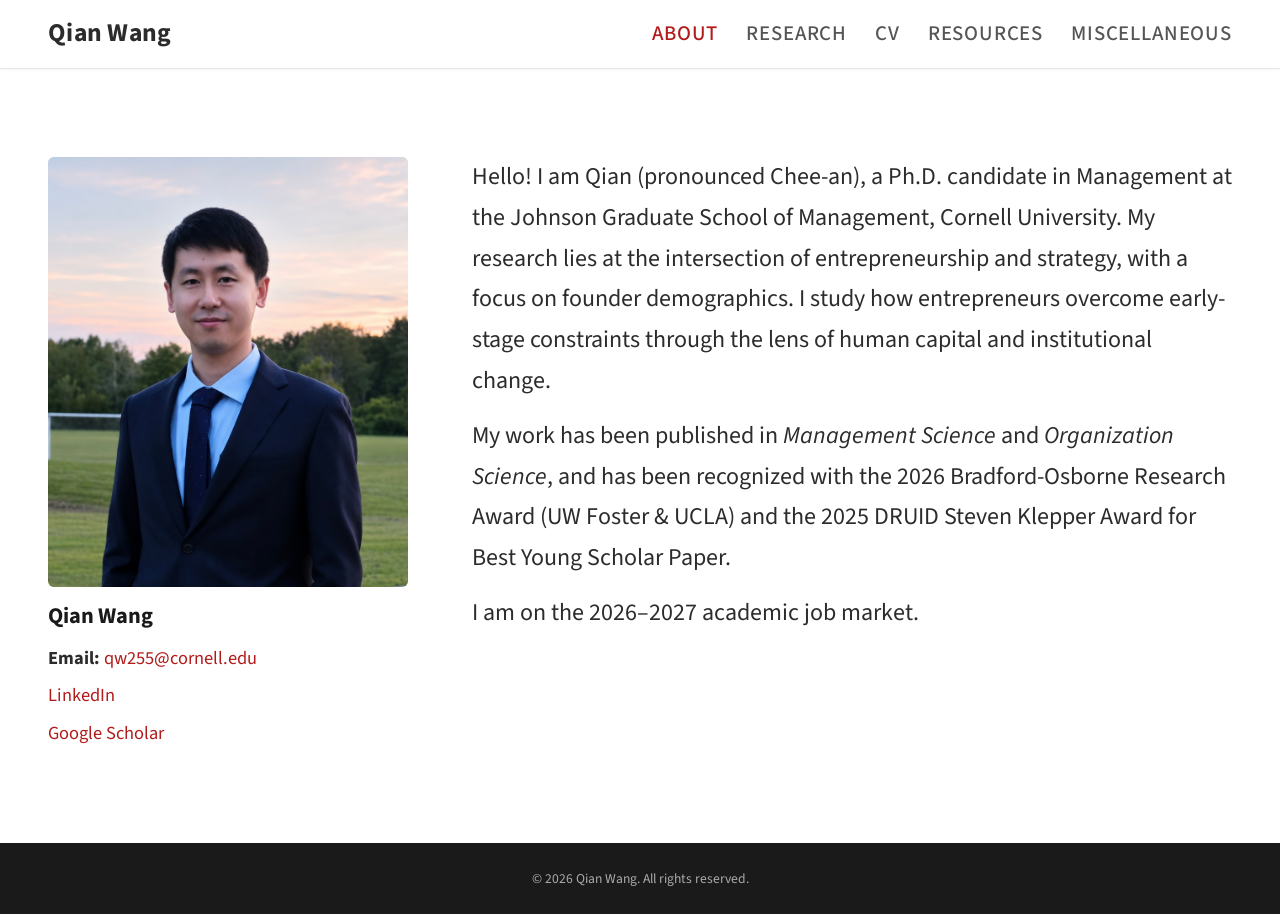
<file: index.html>
<!DOCTYPE html>
<html lang="en">
<head>
  <meta charset="UTF-8">
  <meta name="viewport" content="width=device-width, initial-scale=1.0">
  <meta name="google-site-verification" content="yp06jOemgESC4MU3A1moEc6aQfAhu1vsTnF7o_sti50" />
  <title>Qian Wang | Ph.D. Candidate, Cornell University — Personal Website</title>
  <meta name="description" content="Qian Wang's personal website. Ph.D. candidate in Management at Cornell University (Johnson Graduate School of Management). Research in entrepreneurship, strategy, and founder demographics. On the 2026-2027 academic job market.">
  <meta name="keywords" content="Qian Wang, Cornell, Cornell University, Johnson, Management, PhD, personal website, homepage, entrepreneurship, strategy, founder demographics, job market">
  <link rel="canonical" href="https://qianwang37.github.io/">
  <meta property="og:title" content="Qian Wang — Personal Website | Cornell University">
  <meta property="og:description" content="Ph.D. candidate in Management at Cornell University. Research in entrepreneurship, strategy, and founder demographics.">
  <meta property="og:url" content="https://qianwang37.github.io/">
  <meta property="og:type" content="website">
  <meta property="og:image" content="https://qianwang37.github.io/homepage.jpg">
  <script type="application/ld+json">
  {
    "@context": "https://schema.org",
    "@type": "Person",
    "name": "Qian Wang",
    "url": "https://qianwang37.github.io/",
    "image": "https://qianwang37.github.io/homepage.jpg",
    "jobTitle": "Ph.D. Candidate in Management",
    "worksFor": {
      "@type": "Organization",
      "name": "Cornell University",
      "department": "Johnson Graduate School of Management"
    },
    "alumniOf": [
      {"@type": "CollegeOrUniversity", "name": "Cornell University"},
      {"@type": "CollegeOrUniversity", "name": "Beihang University"}
    ],
    "email": "qw255@cornell.edu",
    "sameAs": [
      "https://www.linkedin.com/in/qian-wang-a33b43176/",
      "https://scholar.google.com/citations?user=I_xBDrQAAAAJ&hl=en&oi=ao"
    ],
    "knowsAbout": ["entrepreneurship", "strategy", "venture financing", "founder demographics"]
  }
  </script>
  <link rel="stylesheet" href="style.css">
  <link rel="preconnect" href="https://fonts.googleapis.com">
  <link rel="preconnect" href="https://fonts.gstatic.com" crossorigin>
  <link href="https://fonts.googleapis.com/css2?family=Source+Sans+3:ital,wght@0,300;0,400;0,600;0,700;1,400&display=swap" rel="stylesheet">
</head>
<body>

<header>
  <nav>
    <a href="index.html" class="nav-name">Qian Wang</a>
    <div class="nav-links">
      <a href="index.html" class="active">About</a>
      <a href="research.html">Research</a>
      <a href="cv.html">CV</a>
      <a href="resources.html">Resources</a>
      <a href="miscellaneous.html">Miscellaneous</a>
    </div>
    <button class="nav-toggle" aria-label="Toggle navigation">&#9776;</button>
  </nav>
</header>

<main>
  <section class="section">
    <div class="container about-grid">
      <div class="about-photo">
        <img src="homepage.jpg" alt="Qian Wang">
        <h2 class="photo-name">Qian Wang</h2>
        <ul class="contact-list photo-contact">
          <li><strong>Email:</strong> <a href="mailto:qw255@cornell.edu">qw255@cornell.edu</a></li>
          <li><a href="https://www.linkedin.com/in/qian-wang-a33b43176/" target="_blank" rel="noopener">LinkedIn</a></li>
          <li><a href="https://scholar.google.com/citations?user=I_xBDrQAAAAJ&hl=en&oi=ao" target="_blank" rel="noopener">Google Scholar</a></li>
        </ul>
      </div>
      <div class="about-text">
        <p>
          Hello! I am Qian (pronounced Chee-an), a Ph.D. candidate in Management at the Johnson Graduate
          School of Management, Cornell University. My research lies at the intersection of
          entrepreneurship and strategy, with a focus on founder demographics. I study how
          entrepreneurs overcome early-stage constraints through the lens of human capital
          and institutional change.
        </p>
        <p>
          My work has been published in <em>Management Science</em> and <em>Organization Science</em>,
          and has been recognized with the 2026 Bradford-Osborne Research Award (UW Foster &amp; UCLA)
          and the 2025 DRUID Steven Klepper Award for Best Young Scholar Paper.
        </p>
        <p>
          I am on the 2026–2027 academic job market.
        </p>

      </div>
    </div>
  </section>
</main>

<footer>
  <div class="container">
    <p>&copy; 2026 Qian Wang. All rights reserved.</p>
  </div>
</footer>

<script>
  const toggle = document.querySelector('.nav-toggle');
  const links = document.querySelector('.nav-links');
  toggle.addEventListener('click', () => {
    links.classList.toggle('open');
  });
  document.querySelectorAll('.nav-links a').forEach(a => {
    a.addEventListener('click', () => links.classList.remove('open'));
  });
</script>

</body>
</html>
</file>
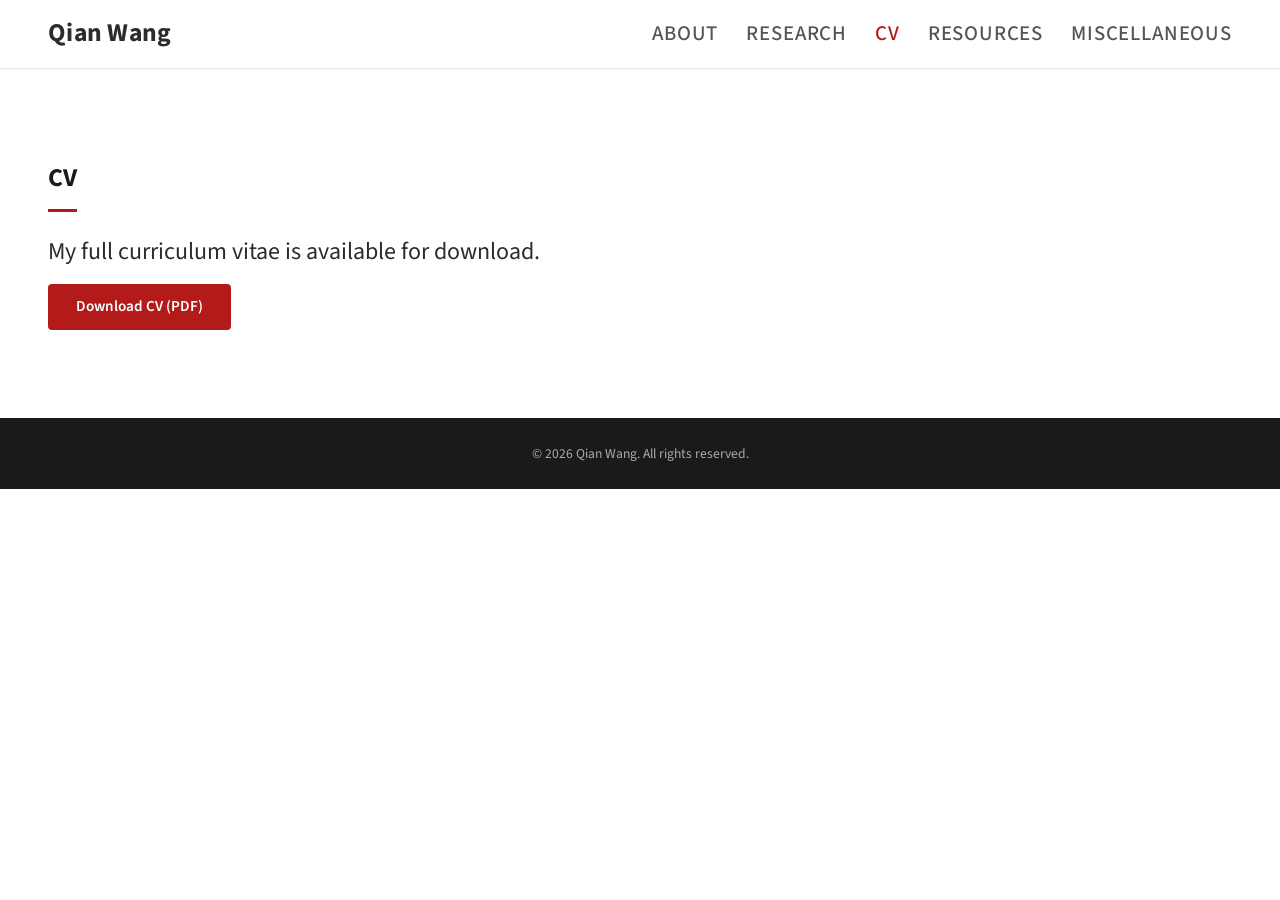
<file: cv.html>
<!DOCTYPE html>
<html lang="en">
<head>
  <meta charset="UTF-8">
  <meta name="viewport" content="width=device-width, initial-scale=1.0">
  <title>CV | Qian Wang — Cornell University</title>
  <meta name="description" content="Curriculum Vitae of Qian Wang, Ph.D. candidate in Management at Cornell University.">
  <link rel="canonical" href="https://qianwang37.github.io/cv.html">
  <link rel="stylesheet" href="style.css">
  <link rel="preconnect" href="https://fonts.googleapis.com">
  <link rel="preconnect" href="https://fonts.gstatic.com" crossorigin>
  <link href="https://fonts.googleapis.com/css2?family=Source+Sans+3:ital,wght@0,300;0,400;0,600;0,700;1,400&display=swap" rel="stylesheet">
</head>
<body>

<header>
  <nav>
    <a href="index.html" class="nav-name">Qian Wang</a>
    <div class="nav-links">
      <a href="index.html">About</a>
      <a href="research.html">Research</a>
      <a href="cv.html" class="active">CV</a>
      <a href="resources.html">Resources</a>
      <a href="miscellaneous.html">Miscellaneous</a>
    </div>
    <button class="nav-toggle" aria-label="Toggle navigation">&#9776;</button>
  </nav>
</header>

<main>
  <section class="section">
    <div class="container">
      <h2>CV</h2>
      <p>
        My full curriculum vitae is available for download.
      </p>
      <a href="Qian Wang CV latest.pdf" class="btn">Download CV (PDF)</a>
    </div>
  </section>
</main>

<footer>
  <div class="container">
    <p>&copy; 2026 Qian Wang. All rights reserved.</p>
  </div>
</footer>

<script>
  const toggle = document.querySelector('.nav-toggle');
  const links = document.querySelector('.nav-links');
  toggle.addEventListener('click', () => {
    links.classList.toggle('open');
  });
  document.querySelectorAll('.nav-links a').forEach(a => {
    a.addEventListener('click', () => links.classList.remove('open'));
  });
</script>

</body>
</html>
</file>
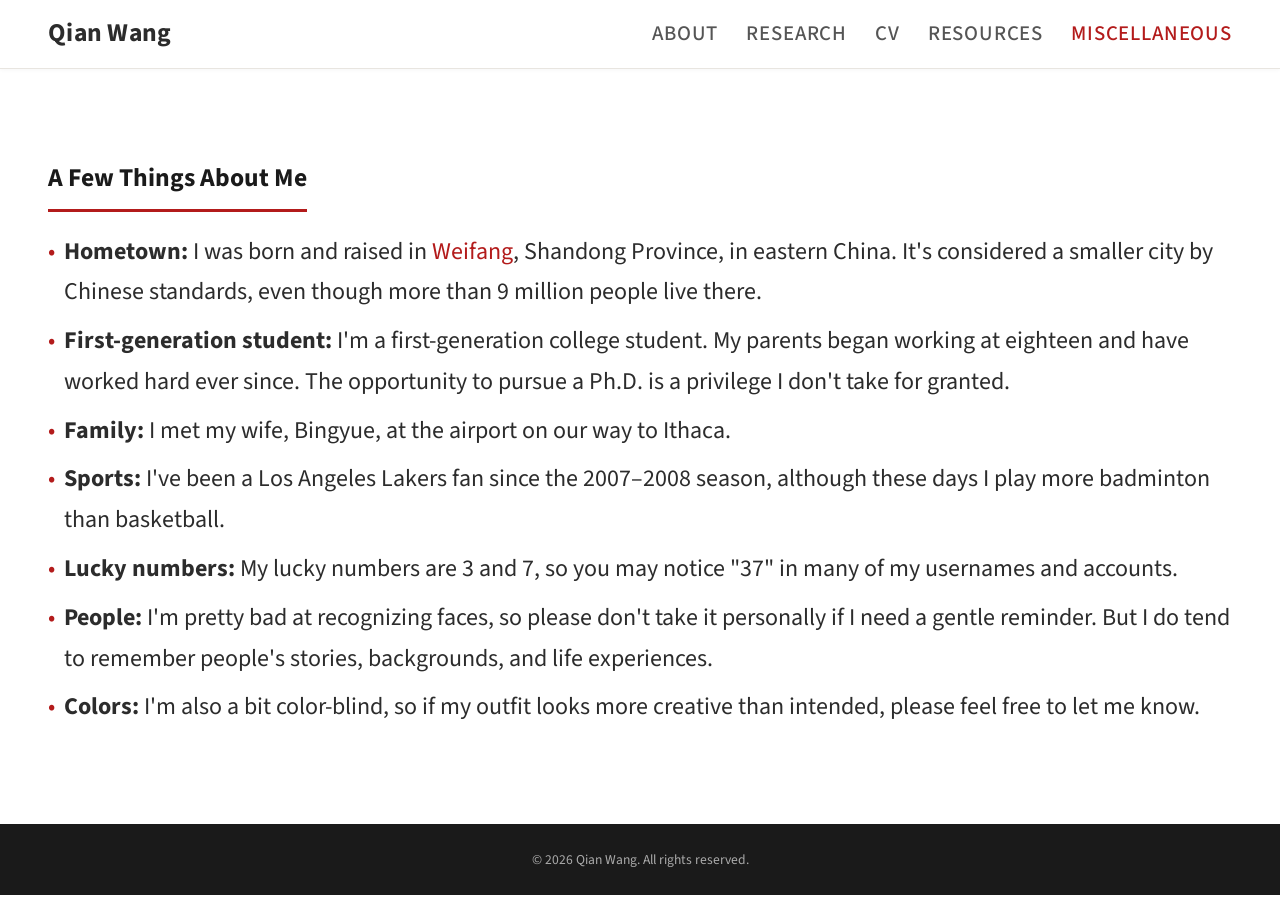
<file: miscellaneous.html>
<!DOCTYPE html>
<html lang="en">
<head>
  <meta charset="UTF-8">
  <meta name="viewport" content="width=device-width, initial-scale=1.0">
  <title>Miscellaneous | Qian Wang — Cornell University</title>
  <meta name="description" content="Fun facts and personal interests of Qian Wang, Ph.D. candidate at Cornell University.">
  <link rel="canonical" href="https://qianwang37.github.io/miscellaneous.html">
  <link rel="stylesheet" href="style.css">
  <link rel="preconnect" href="https://fonts.googleapis.com">
  <link rel="preconnect" href="https://fonts.gstatic.com" crossorigin>
  <link href="https://fonts.googleapis.com/css2?family=Source+Sans+3:ital,wght@0,300;0,400;0,600;0,700;1,400&display=swap" rel="stylesheet">
</head>
<body>

<header>
  <nav>
    <a href="index.html" class="nav-name">Qian Wang</a>
    <div class="nav-links">
      <a href="index.html">About</a>
      <a href="research.html">Research</a>
      <a href="cv.html">CV</a>
      <a href="resources.html">Resources</a>
      <a href="miscellaneous.html" class="active">Miscellaneous</a>
    </div>
    <button class="nav-toggle" aria-label="Toggle navigation">&#9776;</button>
  </nav>
</header>

<main>
  <section class="section">
    <div class="container">
      <h2>A Few Things About Me</h2>
      <ul class="misc-list">
        <li><strong>Hometown:</strong> I was born and raised in <a href="https://en.wikipedia.org/wiki/Weifang" target="_blank" rel="noopener">Weifang</a>, Shandong Province, in eastern China. It's considered a smaller city by Chinese standards, even though more than 9 million people live there.</li>
        <li><strong>First-generation student:</strong> I'm a first-generation college student. My parents began working at eighteen and have worked hard ever since. The opportunity to pursue a Ph.D. is a privilege I don't take for granted.</li>
        <li><strong>Family:</strong> I met my wife, Bingyue, at the airport on our way to Ithaca.</li>
        <li><strong>Sports:</strong> I've been a Los Angeles Lakers fan since the 2007–2008 season, although these days I play more badminton than basketball.</li>
        <li><strong>Lucky numbers:</strong> My lucky numbers are 3 and 7, so you may notice "37" in many of my usernames and accounts.</li>
        <li><strong>People:</strong> I'm pretty bad at recognizing faces, so please don't take it personally if I need a gentle reminder. But I do tend to remember people's stories, backgrounds, and life experiences.</li>
        <li><strong>Colors:</strong> I'm also a bit color-blind, so if my outfit looks more creative than intended, please feel free to let me know.</li>
      </ul>
    </div>
  </section>
</main>

<footer>
  <div class="container">
    <p>&copy; 2026 Qian Wang. All rights reserved.</p>
  </div>
</footer>

<script>
  const toggle = document.querySelector('.nav-toggle');
  const links = document.querySelector('.nav-links');
  toggle.addEventListener('click', () => {
    links.classList.toggle('open');
  });
  document.querySelectorAll('.nav-links a').forEach(a => {
    a.addEventListener('click', () => links.classList.remove('open'));
  });
</script>

</body>
</html>
</file>
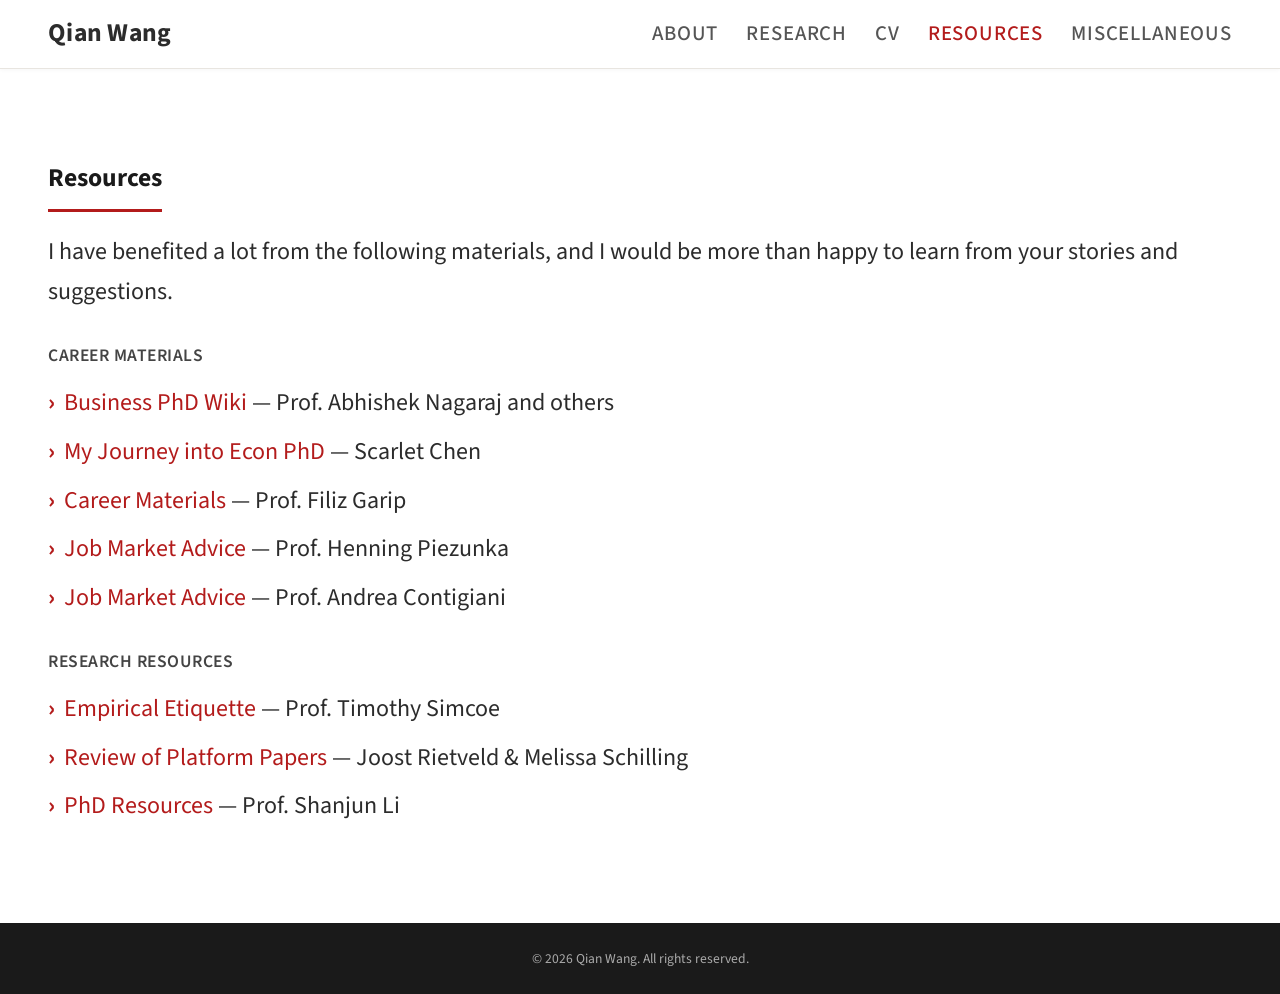
<file: resources.html>
<!DOCTYPE html>
<html lang="en">
<head>
  <meta charset="UTF-8">
  <meta name="viewport" content="width=device-width, initial-scale=1.0">
  <title>Resources | Qian Wang — Cornell University</title>
  <meta name="description" content="Career and research resources curated by Qian Wang for PhD students and researchers.">
  <link rel="canonical" href="https://qianwang37.github.io/resources.html">
  <link rel="stylesheet" href="style.css">
  <link rel="preconnect" href="https://fonts.googleapis.com">
  <link rel="preconnect" href="https://fonts.gstatic.com" crossorigin>
  <link href="https://fonts.googleapis.com/css2?family=Source+Sans+3:ital,wght@0,300;0,400;0,600;0,700;1,400&display=swap" rel="stylesheet">
</head>
<body>

<header>
  <nav>
    <a href="index.html" class="nav-name">Qian Wang</a>
    <div class="nav-links">
      <a href="index.html">About</a>
      <a href="research.html">Research</a>
      <a href="cv.html">CV</a>
      <a href="resources.html" class="active">Resources</a>
      <a href="miscellaneous.html">Miscellaneous</a>
    </div>
    <button class="nav-toggle" aria-label="Toggle navigation">&#9776;</button>
  </nav>
</header>

<main>
  <section class="section">
    <div class="container">
      <h2>Resources</h2>
      <p>I have benefited a lot from the following materials, and I would be more than happy to learn from your stories and suggestions.</p>

      <h3>Career Materials</h3>
      <ul class="resource-list">
        <li><a href="https://businessphdwiki.com/doku.php" target="_blank" rel="noopener">Business PhD Wiki</a> — Prof. Abhishek Nagaraj and others</li>
        <li><a href="https://scarlet-chen.medium.com/my-journey-into-econ-phd-854cd892547b" target="_blank" rel="noopener">My Journey into Econ PhD</a> — Scarlet Chen</li>
        <li><a href="https://www.filizgarip.com/teaching-and-mentoring/" target="_blank" rel="noopener">Career Materials</a> — Prof. Filiz Garip</li>
        <li><a href="https://static1.squarespace.com/static/634c67d8e7e3f54f95874904/t/63c84462710ada5b4794da89/1775686978983/Job+market+advice+for+PhDs+August2016+v02+%281%29.doc.pdf" target="_blank" rel="noopener">Job Market Advice</a> — Prof. Henning Piezunka</li>
        <li><a href="https://andreacontigiani.medium.com/navigating-the-academic-job-market-in-strategy-1f37e1178698" target="_blank" rel="noopener">Job Market Advice</a> — Prof. Andrea Contigiani</li>
      </ul>

      <h3>Research Resources</h3>
      <ul class="resource-list">
        <li><a href="http://people.bu.edu/tsimcoe/etiquette.html" target="_blank" rel="noopener">Empirical Etiquette</a> — Prof. Timothy Simcoe</li>
        <li><a href="https://platformpapers.com/" target="_blank" rel="noopener">Review of Platform Papers</a> — Joost Rietveld &amp; Melissa Schilling</li>
        <li><a href="https://shanjunli6.github.io/phdRes.html" target="_blank" rel="noopener">PhD Resources</a> — Prof. Shanjun Li</li>
      </ul>
    </div>
  </section>
</main>

<footer>
  <div class="container">
    <p>&copy; 2026 Qian Wang. All rights reserved.</p>
  </div>
</footer>

<script>
  const toggle = document.querySelector('.nav-toggle');
  const links = document.querySelector('.nav-links');
  toggle.addEventListener('click', () => {
    links.classList.toggle('open');
  });
  document.querySelectorAll('.nav-links a').forEach(a => {
    a.addEventListener('click', () => links.classList.remove('open'));
  });
</script>

</body>
</html>
</file>
<file: style.css>
/* ===== Reset & Base ===== */
*, *::before, *::after {
  margin: 0;
  padding: 0;
  box-sizing: border-box;
}

html {
  scroll-behavior: smooth;
  scroll-padding-top: 70px;
}

body {
  font-family: 'Source Sans 3', 'Segoe UI', system-ui, sans-serif;
  font-size: 24px;
  line-height: 1.7;
  color: #2c2c2c;
  background: #fff;
}

a {
  color: #b31b1b;
  text-decoration: none;
  transition: color 0.2s;
}

a:hover {
  color: #8b1515;
  text-decoration: underline;
}

img {
  max-width: 100%;
  height: auto;
  display: block;
}

/* ===== Layout ===== */
.container {
  max-width: 1280px;
  margin: 0 auto;
  padding: 0 48px;
}

.section {
  padding: 88px 0;
}

.section-alt {
  background: #faf9f7;
}

/* ===== Header / Nav ===== */
header {
  position: sticky;
  top: 0;
  z-index: 100;
  background: #fff;
  border-bottom: 1px solid #e8e5e0;
  box-shadow: 0 1px 4px rgba(0, 0, 0, 0.04);
}

nav {
  max-width: 1280px;
  margin: 0 auto;
  padding: 0 48px;
  height: 68px;
  display: flex;
  align-items: center;
  justify-content: space-between;
}

.nav-name {
  font-weight: 700;
  font-size: 1.6rem;
  color: #2c2c2c;
  letter-spacing: 0.01em;
}

.nav-name:hover {
  color: #b31b1b;
  text-decoration: none;
}

.nav-links {
  display: flex;
  gap: 28px;
}

.nav-links a {
  font-size: 1.3rem;
  font-weight: 500;
  color: #555;
  text-transform: uppercase;
  letter-spacing: 0.04em;
}

.nav-links a:hover,
.nav-links a.active {
  color: #b31b1b;
  text-decoration: none;
}

.nav-toggle {
  display: none;
  background: none;
  border: none;
  font-size: 1.5rem;
  cursor: pointer;
  color: #555;
}

/* ===== About Section ===== */
.about-grid {
  display: grid;
  grid-template-columns: 360px 1fr;
  gap: 64px;
  align-items: start;
}

.about-photo img {
  width: 360px;
  height: 430px;
  object-fit: cover;
  object-position: 50% 25%;
  border-radius: 6px;
  background: #e8e5e0;
}

h1 {
  font-size: 2.8rem;
  font-weight: 700;
  color: #1a1a1a;
  margin-bottom: 4px;
}

.subtitle {
  font-size: 1.1rem;
  font-weight: 600;
  color: #b31b1b;
  margin-bottom: 2px;
}

.affiliation {
  font-size: 0.95rem;
  color: #666;
  margin-bottom: 20px;
  line-height: 1.5;
}

.about-text p {
  margin-bottom: 14px;
}

.contact-list {
  list-style: none;
  margin-top: 18px;
  padding: 16px 0 0;
  border-top: 1px solid #e8e5e0;
}

.photo-name {
  font-size: 1.4rem;
  margin-top: 10px;
  margin-bottom: 0;
  padding-bottom: 0;
  border-bottom: none;
  display: block;
}

.photo-contact {
  border-top: none;
  margin-top: 8px;
  padding-top: 0;
}

.contact-list li {
  margin-bottom: 6px;
  font-size: 1.15rem;
}

/* ===== Section Headings ===== */
h2 {
  font-size: 1.6rem;
  font-weight: 700;
  color: #1a1a1a;
  margin-bottom: 20px;
  padding-bottom: 8px;
  border-bottom: 3px solid #b31b1b;
  display: inline-block;
}

h3 {
  font-size: 1.1rem;
  font-weight: 600;
  color: #444;
  margin: 28px 0 12px;
  text-transform: uppercase;
  letter-spacing: 0.03em;
}

/* ===== Research ===== */
.research-intro {
  display: flex;
  align-items: center;
  gap: 40px;
  margin: 8px 0 32px;
}

.research-photo {
  flex: 0 0 auto;
  margin: 0;
}

.research-intro p {
  flex: 1;
  margin: 0;
}

.research-photo img {
  width: 380px;
  max-width: 100%;
  height: auto;
  border-radius: 6px;
  background: #e8e5e0;
}

.research-photo figcaption {
  margin-top: 8px;
  font-size: 0.95rem;
  font-style: italic;
  color: #777;
}

.paper-list {
  padding-left: 20px;
}

.paper-list li {
  margin-bottom: 16px;
}

.paper-title {
  font-weight: 600;
  color: #1a1a1a;
}

.paper-authors {
  font-size: 1.1rem;
  color: #555;
}

.paper-detail {
  font-size: 1.05rem;
  font-style: italic;
  color: #777;
}

.paper-link {
  font-size: 0.88rem;
  font-weight: 600;
  text-transform: uppercase;
  letter-spacing: 0.03em;
}

.paper-abstract {
  margin-top: 6px;
}

.paper-abstract summary {
  font-size: 0.95rem;
  font-weight: 600;
  color: #b31b1b;
  cursor: pointer;
}

.paper-abstract p {
  margin-top: 6px;
  font-size: 0.95rem;
  color: #555;
  line-height: 1.6;
}

/* ===== CV Button ===== */
.btn {
  display: inline-block;
  margin-top: 12px;
  padding: 10px 28px;
  background: #b31b1b;
  color: #fff;
  font-weight: 600;
  font-size: 0.95rem;
  border-radius: 4px;
  transition: background 0.2s;
}

.btn:hover {
  background: #8b1515;
  color: #fff;
  text-decoration: none;
}

/* ===== Resources ===== */
.resource-list {
  list-style: none;
  padding: 0;
}

.resource-list li {
  margin-bottom: 8px;
  padding-left: 16px;
  position: relative;
}

.resource-list li::before {
  content: '›';
  position: absolute;
  left: 0;
  color: #b31b1b;
  font-weight: 700;
}

/* ===== Miscellaneous ===== */
.misc-list {
  list-style: none;
  padding: 0;
}

.misc-list li {
  margin-bottom: 8px;
  padding-left: 16px;
  position: relative;
}

.misc-list li::before {
  content: '•';
  position: absolute;
  left: 0;
  color: #b31b1b;
}

/* ===== Footer ===== */
footer {
  background: #1a1a1a;
  color: #aaa;
  text-align: center;
  padding: 24px 0;
  font-size: 0.85rem;
}

footer a {
  color: #ccc;
}

/* ===== Mobile ===== */
@media (max-width: 700px) {
  .about-grid {
    grid-template-columns: 1fr;
    gap: 24px;
    text-align: center;
  }

  .about-photo {
    display: flex;
    justify-content: center;
  }

  .about-photo img {
    width: 220px;
    height: 262px;
  }

  .research-intro {
    flex-direction: column;
    align-items: flex-start;
    gap: 20px;
  }

  .research-photo img {
    width: 100%;
  }

  .contact-list {
    text-align: left;
  }

  .nav-links {
    display: none;
    flex-direction: column;
    position: absolute;
    top: 60px;
    left: 0;
    right: 0;
    background: #fff;
    border-bottom: 1px solid #e8e5e0;
    padding: 16px 24px;
    gap: 12px;
    box-shadow: 0 4px 8px rgba(0, 0, 0, 0.06);
  }

  .nav-links.open {
    display: flex;
  }

  .nav-toggle {
    display: block;
  }

  .section {
    padding: 48px 0;
  }

  h1 {
    font-size: 1.6rem;
  }

  h2 {
    font-size: 1.35rem;
  }
}
</file>
